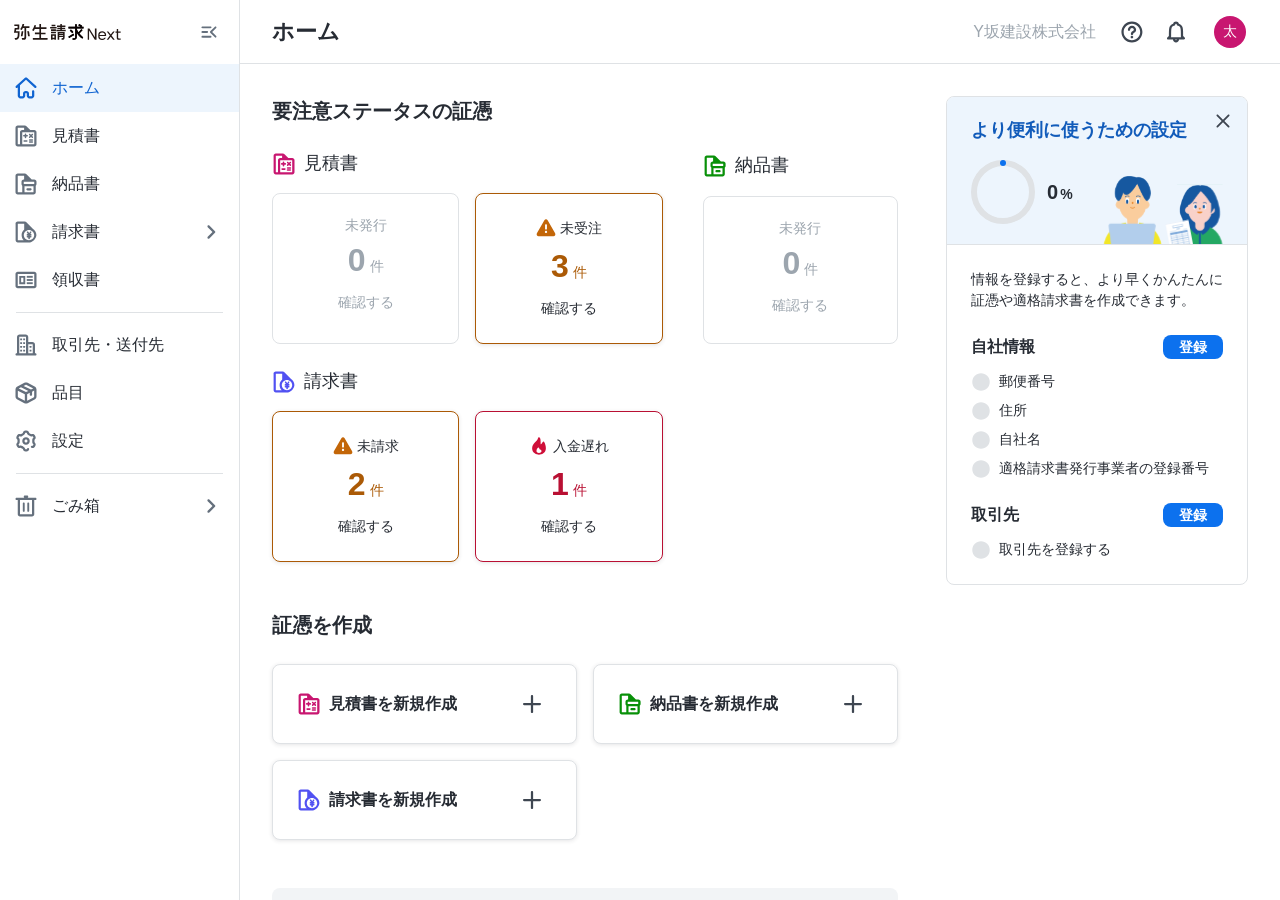
<file: index.html>
<!DOCTYPE html><html lang="ja"><head><meta charset="UTF-8"/><meta name="viewport" content="width=device-width,initial-scale=1.0"/>  
<script src="components/set-app-base.js"></script>  
<title>ホーム - 弥生 請求書 Next</title>  
<link rel="stylesheet" href="styles.css"/>  
<script src="icons.js"></script>  
<script src="render.js"></script>  
<script src="layout-toggle.js"></script>  
<script src="side-nav-cascade.js"></script>  
</head>  
<body>  
<div class="L">  
<!-- Content -->  
<div class="Ld">  
<!-- Banner -->  
<div class="Bn" style="margin:32px 32px 0" hidden>  
<div class="mw"><div class="mi"><span style="flex-shrink:0;margin-top:2px;color:var(--r6)"><i data-icon="exclamation.square.filled" data-size="20"></i></span><span>メール送信に失敗した証憑が3件あります。</span></div></div>  
<div class="bw"><button class="ob">メール送信履歴を確認</button></div>  
</div>  
<!-- Home 2-column -->  
<div class="H">  
<!-- Left -->  
<div class="Hl">  
<!-- Maintenance -->  
<div class="Im" hidden><div class="mw"><div class="mi"><span style="flex-shrink:0;margin-top:4px;color:var(--o6)"><i data-icon="exclamation.triangle" data-size="20"></i></span><p>システムメンテナンスのお知らせ（実施日時：2026年03月28日(土) 02:00～08:00）</p></div></div><div class="bw"><button class="sb">詳細</button></div></div>  
<!-- 要注意ステータスの証憑（AttentionDocuments / container query） -->  
<div><h2 class="Sh">要注意ステータスの証憑</h2>  
<div class="attention-documents-cq">  
<div class="attention-documents-grid">  
<div class="attention-documents-group attention-documents-group--2col">  
<h2 class="attention-documents-heading"><span style="flex-shrink:0"><i data-icon="estimate" data-size="24" data-icon-src="img/estimates_outline_color.svg"></i></span>見積書</h2>  
<div class="attention-card attention-card--disabled" aria-label="未発行の見積書はありません"><span class="attention-card__label">未発行</span><span class="attention-card__count"><span class="attention-card__num">0</span><span class="attention-card__unit">件</span></span><span class="attention-card__cta">確認する</span></div>  
<a href="#" class="attention-card attention-card--notice" aria-label="未受注の見積書3件を確認する" data-pendo="attention-document-link-estimate-expired"><span class="attention-card__label"><span style="color:var(--o6)"><i data-icon="exclamation.triangle.filled" data-size="20"></i></span>未受注</span><span class="attention-card__count"><span class="attention-card__num">3</span><span class="attention-card__unit">件</span></span><span class="attention-card__cta">確認する</span></a>  
</div>  
<div class="attention-documents-group attention-documents-group--1col">  
<h2 class="attention-documents-heading"><span style="flex-shrink:0"><i data-icon="delivery-note" data-size="24" data-icon-src="img/delivery_slips_color.svg"></i></span>納品書</h2>  
<div class="attention-card attention-card--disabled" aria-label="未発行の納品書はありません"><span class="attention-card__label">未発行</span><span class="attention-card__count"><span class="attention-card__num">0</span><span class="attention-card__unit">件</span></span><span class="attention-card__cta">確認する</span></div>  
</div>  
<div class="attention-documents-group attention-documents-group--2col">  
<h2 class="attention-documents-heading"><span style="flex-shrink:0"><i data-icon="invoice" data-size="24" data-icon-src="img/invoices_color.svg"></i></span>請求書</h2>  
<a href="invoice/invoice-list.html?needingAttentionStatus=UNBILLED" class="attention-card attention-card--notice" aria-label="未請求の請求書2件を確認する" data-pendo="attention-document-link-invoice-unbilled"><span class="attention-card__label"><span style="color:var(--o6)"><i data-icon="exclamation.triangle.filled" data-size="20"></i></span>未請求</span><span class="attention-card__count"><span class="attention-card__num">2</span><span class="attention-card__unit">件</span></span><span class="attention-card__cta">確認する</span></a>  
<a href="invoice/invoice-list.html?needingAttentionStatus=OVERDUE" class="attention-card attention-card--negative" aria-label="入金遅れの請求書1件を確認する" data-pendo="attention-document-link-invoice-overdue"><span class="attention-card__label"><span style="color:var(--r6)"><i data-icon="fire.filled" data-size="20"></i></span>入金遅れ</span><span class="attention-card__count"><span class="attention-card__num">1</span><span class="attention-card__unit">件</span></span><span class="attention-card__cta">確認する</span></a>  
</div>  
</div>  
</div>  
</div>  
<!-- 証憑を作成（NewVoucherCards / container query） -->  
<div><h2 class="Sh">証憑を作成</h2>  
<div class="new-voucher-cards-cq">  
<div class="new-voucher-cards-grid">  
<a href="#" class="new-voucher-card new-voucher-card--estimate" data-pendo="new-voucher-link-estimate"><span class="new-voucher-card__icon"><i data-icon="estimate" data-size="24" data-icon-src="img/estimates_outline_color.svg"></i></span><div class="new-voucher-card__label">見積書を新規作成</div><span class="new-voucher-card__plus" aria-hidden="true"><svg height="24" width="24" role="img" viewBox="0 0 32 32" xmlns="http://www.w3.org/2000/svg"><title>追加</title><path fill="currentColor" d="M14.5 26.5C14.5 27.3284 15.1716 28 16 28C16.8284 28 17.5 27.3284 17.5 26.5V17.5H26.5C27.3284 17.5 28 16.8284 28 16C28 15.1716 27.3284 14.5 26.5 14.5H17.5V5.5C17.5 4.67157 16.8284 4 16 4C15.1716 4 14.5 4.67157 14.5 5.5V14.5H5.5C4.67157 14.5 4 15.1716 4 16C4 16.8284 4.67157 17.5 5.5 17.5H14.5V26.5Z"/></svg></span></a>  
<a href="#" class="new-voucher-card new-voucher-card--delivery" data-pendo="new-voucher-link-delivery-note"><span class="new-voucher-card__icon"><i data-icon="delivery-note" data-size="24" data-icon-src="img/delivery_slips_color.svg"></i></span><div class="new-voucher-card__label">納品書を新規作成</div><span class="new-voucher-card__plus" aria-hidden="true"><svg height="24" width="24" role="img" viewBox="0 0 32 32" xmlns="http://www.w3.org/2000/svg"><title>追加</title><path fill="currentColor" d="M14.5 26.5C14.5 27.3284 15.1716 28 16 28C16.8284 28 17.5 27.3284 17.5 26.5V17.5H26.5C27.3284 17.5 28 16.8284 28 16C28 15.1716 27.3284 14.5 26.5 14.5H17.5V5.5C17.5 4.67157 16.8284 4 16 4C15.1716 4 14.5 4.67157 14.5 5.5V14.5H5.5C4.67157 14.5 4 15.1716 4 16C4 16.8284 4.67157 17.5 5.5 17.5H14.5V26.5Z"/></svg></span></a>  
<a href="invoice/create.html" class="new-voucher-card new-voucher-card--invoice" data-pendo="new-voucher-link-invoice"><span class="new-voucher-card__icon"><i data-icon="invoice" data-size="24" data-icon-src="img/invoices_color.svg"></i></span><div class="new-voucher-card__label">請求書を新規作成</div><span class="new-voucher-card__plus" aria-hidden="true"><svg height="24" width="24" role="img" viewBox="0 0 32 32" xmlns="http://www.w3.org/2000/svg"><title>追加</title><path fill="currentColor" d="M14.5 26.5C14.5 27.3284 15.1716 28 16 28C16.8284 28 17.5 27.3284 17.5 26.5V17.5H26.5C27.3284 17.5 28 16.8284 28 16C28 15.1716 27.3284 14.5 26.5 14.5H17.5V5.5C17.5 4.67157 16.8284 4 16 4C15.1716 4 14.5 4.67157 14.5 5.5V14.5H5.5C4.67157 14.5 4 15.1716 4 16C4 16.8284 4.67157 17.5 5.5 17.5H14.5V26.5Z"/></svg></span></a>  
</div>  
</div>  
</div>  
<!-- よく使う取引先・送付先から作成（CreateFromClientSection） -->  
<div class="create-from-client-cq">  
<div class="create-from-client-title">よく使う取引先・送付先から作成</div>  
<div class="create-from-client-grid">  
<div class="create-from-client-card">  
<h3 class="create-from-client-card__main" aria-label="株式会社サンプル商事 営業部 田中太郎"><div class="create-from-client-card__name" title="株式会社サンプル商事">株式会社サンプル商事</div><div class="create-from-client-card__sub"><span class="create-from-client-card__sub-icon" aria-hidden="true"><i data-icon="people" data-size="16"></i></span><span class="create-from-client-card__sub-text" title="営業部 田中太郎">営業部 田中太郎</span></div></h3>  
<div class="create-from-client-card__actions">  
<a href="#" role="button" class="create-from-client-card__action" aria-label="株式会社サンプル商事 営業部 田中太郎 宛に見積書を作成" data-pendo="link-estimate-create-from-client"><i data-icon="estimate" data-size="20"></i></a>  
<a href="#" role="button" class="create-from-client-card__action" aria-label="株式会社サンプル商事 営業部 田中太郎 宛に納品書を作成" data-pendo="link-delivery-note-create-from-client"><i data-icon="delivery-note" data-size="20"></i></a>  
<a href="invoice/invoice-list.html" role="button" class="create-from-client-card__action" aria-label="株式会社サンプル商事 営業部 田中太郎 宛に請求書を作成" data-pendo="link-invoice-create-from-client"><i data-icon="invoice" data-size="20"></i></a>  
</div>  
</div>  
<div class="create-from-client-card">  
<h3 class="create-from-client-card__main" aria-label="テスト工業株式会社"><div class="create-from-client-card__name" title="テスト工業株式会社">テスト工業株式会社</div><div class="create-from-client-card__sub"><span class="create-from-client-card__sub-text" title="—">—</span></div></h3>  
<div class="create-from-client-card__actions">  
<a href="#" role="button" class="create-from-client-card__action" aria-label="テスト工業株式会社 宛に見積書を作成" data-pendo="link-estimate-create-from-client"><i data-icon="estimate" data-size="20"></i></a>  
<a href="#" role="button" class="create-from-client-card__action" aria-label="テスト工業株式会社 宛に納品書を作成" data-pendo="link-delivery-note-create-from-client"><i data-icon="delivery-note" data-size="20"></i></a>  
<a href="invoice/invoice-list.html" role="button" class="create-from-client-card__action" aria-label="テスト工業株式会社 宛に請求書を作成" data-pendo="link-invoice-create-from-client"><i data-icon="invoice" data-size="20"></i></a>  
</div>  
</div>  
<div class="create-from-client-card">  
<h3 class="create-from-client-card__main" aria-label="ABC株式会社 経理部 鈴木花子"><div class="create-from-client-card__name" title="ABC株式会社">ABC株式会社</div><div class="create-from-client-card__sub"><span class="create-from-client-card__sub-icon" aria-hidden="true"><i data-icon="people" data-size="16"></i></span><span class="create-from-client-card__sub-text" title="経理部 鈴木花子">経理部 鈴木花子</span></div></h3>  
<div class="create-from-client-card__actions">  
<a href="#" role="button" class="create-from-client-card__action" aria-label="ABC株式会社 経理部 鈴木花子 宛に見積書を作成" data-pendo="link-estimate-create-from-client"><i data-icon="estimate" data-size="20"></i></a>  
<a href="#" role="button" class="create-from-client-card__action" aria-label="ABC株式会社 経理部 鈴木花子 宛に納品書を作成" data-pendo="link-delivery-note-create-from-client"><i data-icon="delivery-note" data-size="20"></i></a>  
<a href="invoice/invoice-list.html" role="button" class="create-from-client-card__action" aria-label="ABC株式会社 経理部 鈴木花子 宛に請求書を作成" data-pendo="link-invoice-create-from-client"><i data-icon="invoice" data-size="20"></i></a>  
</div>  
</div>  
</div>  
<a href="#" role="button" class="outline-btn-hover" data-pendo="link-client-index">すべての取引先・送付先を見る</a>  
</div>  
</div>  
<!-- Right: より便利に使うための設定ウィジェット -->  
<div>  
<div class="user-achievement-widget">  
<button type="button" class="user-achievement-widget__close" aria-label="閉じる" data-pendo="user-achievement-close"><span class="user-achievement-widget__close-inner"><svg height="20" width="20" role="img" viewBox="0 0 32 32" xmlns="http://www.w3.org/2000/svg" aria-hidden="true"><path fill="currentColor" d="M5.93934 23.9393C5.35355 24.5251 5.35355 25.4749 5.93934 26.0607C6.52513 26.6464 7.47487 26.6464 8.06066 26.0607L16 18.1213L23.9394 26.0607C24.5251 26.6465 25.4749 26.6465 26.0607 26.0607C26.6465 25.4749 26.6465 24.5251 26.0607 23.9394L18.1213 16L26.0607 8.06066C26.6464 7.47487 26.6464 6.52513 26.0607 5.93934C25.4749 5.35355 24.5251 5.35355 23.9393 5.93934L16 13.8787L8.06068 5.93936C7.47489 5.35357 6.52514 5.35357 5.93936 5.93936C5.35357 6.52514 5.35357 7.47489 5.93936 8.06068L13.8787 16L5.93934 23.9393Z"/></svg></span></button>  
<div class="user-achievement-widget__top">  
<h2 class="user-achievement-widget__title">より便利に使うための設定</h2>  
<div class="user-achievement-widget__progress">  
<div class="user-achievement-widget__progress-main">  
<div class="user-achievement-widget__donut"><svg xmlns="http://www.w3.org/2000/svg" width="64" height="64" viewBox="0 0 64 64" fill="none" style="transform:rotate(-90deg)" aria-hidden="true"><circle cx="32" cy="32" r="29" stroke-width="6" stroke="var(--g2)" fill="none"/><circle cx="32" cy="32" r="29" stroke-width="6" stroke="var(--bl)" fill="none" stroke-dasharray="0 182.212373908208" stroke-linecap="round"/></svg></div>  
<div class="user-achievement-widget__pct"><span class="user-achievement-widget__pct-num">0</span><span class="user-achievement-widget__pct-unit">%</span></div>  
</div>  
<div class="user-achievement-widget__progress-illust" aria-hidden="true"><img src="img/home_illust.svg" alt="" width="136" height="77" decoding="async"/></div>  
</div>  
</div>  
<hr class="user-achievement-widget__hr" />  
<div class="user-achievement-widget__body">  
<p>情報を登録すると、より早くかんたんに証憑や適格請求書を作成できます。</p>  
<div class="user-achievement-widget__section">  
<h3>自社情報</h3>  
<div class="user-achievement-widget__register"><a href="/settings/own-company" role="button" class="user-achievement-widget__register-link" aria-label="自社情報を登録" data-pendo="user-achievement-link-own-company"><span>登録</span></a></div>  
<ul class="user-achievement-widget__list">  
<li aria-label="達成リスト 郵便番号を登録する"><svg height="20" width="20" role="img" viewBox="0 0 32 32" xmlns="http://www.w3.org/2000/svg" aria-hidden="true"><path fill="currentColor" d="M2 16C2 8.26801 8.26801 2 16 2C23.732 2 30 8.26801 30 16C30 23.732 23.732 30 16 30C8.26801 30 2 23.732 2 16Z"/></svg>郵便番号</li>  
<li aria-label="達成リスト 住所を登録する"><svg height="20" width="20" role="img" viewBox="0 0 32 32" xmlns="http://www.w3.org/2000/svg" aria-hidden="true"><path fill="currentColor" d="M2 16C2 8.26801 8.26801 2 16 2C23.732 2 30 8.26801 30 16C30 23.732 23.732 30 16 30C8.26801 30 2 23.732 2 16Z"/></svg>住所</li>  
<li aria-label="達成リスト 自社名を登録する"><svg height="20" width="20" role="img" viewBox="0 0 32 32" xmlns="http://www.w3.org/2000/svg" aria-hidden="true"><path fill="currentColor" d="M2 16C2 8.26801 8.26801 2 16 2C23.732 2 30 8.26801 30 16C30 23.732 23.732 30 16 30C8.26801 30 2 23.732 2 16Z"/></svg>自社名</li>  
<li aria-label="達成リスト 適格請求書発行事業者の登録番号を登録する"><svg height="20" width="20" role="img" viewBox="0 0 32 32" xmlns="http://www.w3.org/2000/svg" aria-hidden="true"><path fill="currentColor" d="M2 16C2 8.26801 8.26801 2 16 2C23.732 2 30 8.26801 30 16C30 23.732 23.732 30 16 30C8.26801 30 2 23.732 2 16Z"/></svg>適格請求書発行事業者の登録番号</li>  
</ul>  
</div>  
<div class="user-achievement-widget__section">  
<h3>取引先</h3>  
<div class="user-achievement-widget__register"><a href="/delivery-destination" role="button" class="user-achievement-widget__register-link" aria-label="取引先を登録" data-pendo="user-achievement-link-client"><span>登録</span></a></div>  
<ul class="user-achievement-widget__list">  
<li aria-label="達成リスト 取引先を登録する"><svg height="20" width="20" role="img" viewBox="0 0 32 32" xmlns="http://www.w3.org/2000/svg" aria-hidden="true"><path fill="currentColor" d="M2 16C2 8.26801 8.26801 2 16 2C23.732 2 30 8.26801 30 16C30 23.732 23.732 30 16 30C8.26801 30 2 23.732 2 16Z"/></svg>取引先を登録する</li>  
</ul>  
</div>  
</div>  
</div>  
</div>  
</div>  
</div>  
</div>  
<script src="components/layout-components.js"></script>  
<script>  
AppLayout.mount({ preset: 'root', pageTitle: 'ホーム', activeNav: 'home' });  
</script>  
</body></html>
</file>
<file: styles.css>
:root{--w:#FFF;--g1:#F2F4F6;--g2:#DFE2E5;--g5:#9CA5AE;--g6:#8D96A1;--g7:#65707D;--g8:#3E4651;--g9:#272C34;  
--shadow-200:0 4px 16px rgba(39,44,52,.12);  
--b5:#EDF5FD;--b4:#1F7AF4;--bl:#0C71EE;--b6:#1064D1;--b7:#115BBA;  
--gn5:#E1FAEE;--gn:#129D58;--gn7:#0E7843;  
--o5:#FFF2E4;--or:#E4780B;--o6:#C36608;--o7:#AB5A06;  
--r5:#FDF1F4;--re:#EA0A3F;--r6:#CF0F39;--r7:#B91033;  
--mg:#C81670;--lm:#089008;--ig:#5151F2;  
--color-divider-small:var(--g2);--color-bg:var(--w);  
--spacing-100:4px;--spacing-400:16px;--spacing-800:32px;  
--font-size-heading-1:2.2rem;--font-size-body-md:1.6rem;  
--color-icon-secondary:var(--g5);--color-bg-interactive-secondary:var(--g7);--color-magenta-700:var(--mg)}  
html{font-size:62.5%}  
body{font-size:1.6rem;font-family:-apple-system,BlinkMacSystemFont,"Segoe UI",Roboto,"Hiragino Sans","Noto Sans CJK JP",sans-serif;color:var(--g9);margin:0;line-height:1.7}  
*,*::before,*::after{box-sizing:border-box;margin:0;padding:0}  
a{color:inherit;text-decoration:none}ul{list-style:none}hr{border:none}button{font-family:inherit}  
  
/* App Layout（AppLayout 全体グリッド） */  
.L{  
  display:grid;  
  width:100dvw;  
  height:100dvh;  
  transition:grid-template 0.2s ease;  
  grid-template:  
    "side-logo main-nav" 64px  
    "side-nav main-content" 1fr / 240px 1fr;  
}  
.L--side-collapsed{  
  grid-template:  
    "side-logo main-nav" 64px  
    "side-nav main-content" 1fr / 64px 1fr;  
}  
.La{grid-area:side-logo;overflow:hidden;border-right:1px solid var(--g2);background:var(--w)}  
.La-row{display:flex;align-items:center;justify-content:space-between;height:100%;padding:0 14px}  
.L--side-collapsed .La-row{justify-content:center;padding-inline:8px}  
.L--side-collapsed .La-row>a{display:none}  
.La-row>a{display:flex;align-items:center}  
.La svg,.La img{display:block;flex-shrink:0}  
.La-collapse{  
  display:inline-flex;justify-content:center;align-items:center;width:32px;height:32px;  
  padding:0;border:none;border-radius:8px;background:transparent;cursor:pointer;color:var(--g7);flex-shrink:0;  
}  
.La-collapse:focus-visible{outline:2px solid var(--bl);outline-offset:2px}  
.La-collapse__icon{  
  display:block;  
  width:20px;  
  height:20px;  
  object-fit:contain;  
  flex-shrink:0;  
  pointer-events:none;  
}  
.Lc{  
  grid-area:side-nav;  
  border-right:1px solid var(--g2);  
  background:var(--w);  
  position:relative;  
  z-index:20;  
  overflow:visible;  
  min-height:0;  
  align-self:stretch;  
}  
.Lc>nav{display:flex;flex-direction:column}  
.Lb{grid-area:main-nav;overflow:hidden;border-bottom:1px solid var(--color-divider-small);background:var(--color-bg);position:relative;z-index:30}  
.Ld{grid-area:main-content;overflow-y:auto;font-size:1.6rem;line-height:1.7;position:relative;z-index:1;min-width:0;min-height:0}  
  
/* SideNav（参照: ラベル列＋カスケード） */  
.sn-link{display:block;outline:none;color:inherit;text-decoration:none}  
.sn-link:focus{outline:none}  
.sn-link:focus-visible .sn-item{box-shadow:inset 0 0 0 2px var(--bl)}  
.sn-item{  
  display:flex;align-items:center;height:48px;white-space:nowrap;transition:background .2s ease,color .2s ease;  
  background:var(--w);color:var(--g9);cursor:pointer;  
}  
.sn-link:hover .sn-item{background:var(--g1)}  
.sn-item--sel{background:var(--b5);color:var(--b6)}  
.sn-link:hover .sn-item--sel{background:var(--b5)}  
.sn-icon{flex:0 0 52px;display:flex;justify-content:center;align-items:center;color:var(--g7)}  
.sn-item--sel .sn-icon{color:var(--b6)}  
.sn-label{transition:opacity .2s ease}  
.sn-hr{border:none;height:1px;background:var(--g2);margin:8px 16px;flex-shrink:0}  
.sn-cascade.group{position:relative;z-index:1;outline:none;transition:background .2s ease,color .2s ease}  
.sn-cascade.group:hover,.sn-cascade.group:focus-within{z-index:40}  
.sn-cascade.group:focus-visible{outline:2px solid var(--bl);outline-offset:-2px}  
.sn-cascade__row{  
  display:flex;align-items:center;height:48px;white-space:nowrap;transition:background .2s ease,color .2s ease;  
  background:var(--w);color:var(--g9);cursor:default;  
}  
.sn-cascade__row .sn-icon{transition:inherit}  
.sn-cascade.group:hover .sn-cascade__row,.sn-cascade.group:focus-within .sn-cascade__row{background:var(--g1);color:var(--g9)}  
.sn-cascade--sel .sn-cascade__row{background:var(--b5);color:var(--b6)}  
.sn-cascade--sel .sn-icon{color:var(--b6)}  
.sn-cascade--sel.group:hover .sn-cascade__row,.sn-cascade--sel.group:focus-within .sn-cascade__row{background:var(--g1);color:var(--g9)}  
.sn-cascade--sel.group:hover .sn-icon,.sn-cascade--sel.group:focus-within .sn-icon{color:var(--g7)}  
.sn-cascade__arrow{  
  position:absolute;top:calc(50% - 12px);right:16px;color:var(--g7);pointer-events:none;transition:opacity .2s ease;flex-shrink:0;  
}  
.sn-cascade--sel:not(:hover):not(:focus-within) .sn-cascade__arrow{color:var(--b6)}  
.sn-cascade--sel.group:hover .sn-cascade__arrow,.sn-cascade--sel.group:focus-within .sn-cascade__arrow{color:var(--g7)}  
.sn-cascade__panel{  
  position:absolute;top:0;left:239px;width:180px;z-index:1;opacity:0;pointer-events:none;  
  border-radius:8px;background:var(--w);color:var(--g9);  
  isolation:isolate;  
}  
.sn-cascade.group:hover .sn-cascade__panel,.sn-cascade.group:focus-within .sn-cascade__panel{opacity:1;pointer-events:auto}  
.sn-cascade__card{  
  overflow:hidden;border-radius:8px;background:var(--w);color:var(--g9);  
  box-shadow:var(--shadow-200);  
}  
.sn-menu{margin:8px 0;outline:none;overflow:auto;overscroll-behavior:contain}  
.sn-menuitem{  
  display:flex;align-items:center;gap:8px;position:relative;width:100%;height:32px;padding:0 16px;  
  background:var(--w);white-space:nowrap;cursor:pointer;outline:none;box-sizing:border-box;  
  font-size:1.6rem;font-weight:normal;color:var(--g7);text-decoration:none;  
  transition:color .2s ease,background-color .2s ease;  
}  
.sn-menuitem:hover{background:#B8D6FA}  
.sn-menuitem:focus-visible{outline:2px solid var(--bl);outline-offset:-2px}  
.sn-menuitem span{flex:1;text-align:left;overflow:hidden;text-overflow:ellipsis;font-weight:normal;color:var(--g9)}  
  
/* サイドナビ折りたたみ（アイコンのみ） */  
.L--side-collapsed .sn-label,.L--side-collapsed .sn-hr{display:none}  
.L--side-collapsed .sn-icon{flex:1 1 auto;justify-content:center}  
.L--side-collapsed .sn-link .sn-item,.L--side-collapsed .sn-cascade__row{justify-content:center;padding-inline:0}  
.L--side-collapsed .sn-cascade__arrow{display:none}  
.L--side-collapsed .sn-cascade__panel{left:calc(100% - 1px)}  
  
/* TopNav（main-nav ラッパー + header 参照構成） */  
.Tv{display:flex;justify-content:space-between;align-items:center;height:100%;background:var(--color-bg)}  
.Tt{  
  flex:1;min-width:0;margin:0;padding-left:var(--spacing-800);  
  font-size:var(--font-size-heading-1);font-weight:bold;line-height:1.5;  
  white-space:nowrap;overflow:hidden;text-overflow:ellipsis;  
}  
.Tr{display:flex;align-items:center;flex-shrink:0;padding-inline:var(--spacing-800)}  
.Tc{font-size:var(--font-size-body-md);color:var(--color-icon-secondary);white-space:nowrap}  
.Tn-ico{display:flex;gap:var(--spacing-100);padding-inline:var(--spacing-400);align-items:center}  
.Tib{  
  flex-shrink:0;width:40px;height:40px;padding:0;border:none;border-radius:8px;  
  background:transparent;color:var(--color-bg-interactive-secondary);cursor:pointer;  
  display:inline-flex;flex-direction:row;justify-content:center;align-items:center;  
  font-weight:bold;vertical-align:bottom;  
  transition:color .2s ease,background .2s ease,box-shadow .1s ease-in-out;  
}  
.Tib:hover{background:#B8D6FA}  
.Tib:focus-visible{outline:2px solid var(--bl);outline-offset:2px}  
.Tib__in{display:flex}  
.Tav{  
  display:inline-flex;position:relative;flex-shrink:0;justify-content:center;align-items:center;  
  width:36px;height:36px;padding:0;border-radius:50%;cursor:pointer;  
  vertical-align:top;border:none;background:transparent;  
  transition:background .2s ease,color .2s ease,box-shadow .1s ease-in-out;  
}  
.Tav:hover{background:#B8D6FA}  
.Tav:focus-visible{outline:2px solid var(--bl);outline-offset:2px}  
.Tav__ring{display:block;position:absolute;border-radius:50%;inset:-2px;pointer-events:none}  
.Tav:focus-visible .Tav__ring{box-shadow:0 0 0 2px var(--g2)}  
.Tav__shell{  
  display:inline-flex;vertical-align:top;border-radius:50%;overflow:hidden;  
  width:32px;height:32px;font-size:1.4rem;  
}  
.Tav__face{  
  display:inline-flex;justify-content:center;align-items:center;flex-shrink:0;  
  width:100%;height:100%;text-align:center;text-transform:uppercase;  
  color:var(--w);background:var(--color-magenta-700);  
}  
  
/* Home Layout */  
.H{display:grid;gap:48px;min-width:904px;padding:32px;grid-template-columns:1fr 302px}  
.Hl{display:flex;flex-direction:column;gap:48px}  
.Sh{margin-bottom:24px;font-size:2rem;line-height:1.5}  
  
/* Banner (negative) */  
.Bn[hidden],.Im[hidden]{display:none!important}
.Bn{display:flex;align-items:stretch;gap:16px;padding:8px 16px;background:var(--r5)}  
.Bn .mw{display:flex;align-items:center;gap:8px;font-weight:bold}  
.Bn .mi{display:flex;align-items:flex-start;gap:8px;padding:4px 0}  
.Bn .bw{display:flex;align-items:center;margin-left:auto}  
.ob{padding:8px 16px;border-radius:8px;border:none;background:transparent;box-shadow:inset 0 0 0 2px var(--g8);color:var(--g8);font-size:1.6rem;font-weight:bold;cursor:pointer;white-space:nowrap;min-width:64px;height:32px;display:inline-flex;align-items:center;justify-content:center}  
.ob:hover{background:var(--g8);color:var(--w)}  
.sb{padding:4px 12px;border-radius:8px;border:none;background:transparent;box-shadow:inset 0 0 0 2px var(--g8);color:var(--g8);font-size:1.4rem;font-weight:bold;cursor:pointer;white-space:nowrap;height:24px;display:inline-flex;align-items:center;justify-content:center}  
.sb:hover{background:var(--g8);color:var(--w)}  
  
/* InlineMessage (notice) */  
.Im{display:flex;align-items:stretch;gap:16px;padding:12px 8px 12px 16px;border:1px solid var(--or);background:var(--w)}  
.Im .mw{display:flex;align-items:center}  
.Im .mi{display:flex;align-items:flex-start;gap:8px;font-size:1.6rem;line-height:1.7}  
.Im .bw{display:flex;align-items:center;margin-left:auto}  
  
/* Attention Documents（要注意ステータスの証憑）— container query: 既定 2fr 1fr / 900px↑ で 2fr 1fr 2fr */  
.attention-documents-cq{container-type:inline-size;container-name:attention-documents}  
.attention-documents-grid{  
  display:grid;  
  column-gap:40px;  
  row-gap:24px;  
  grid-template-columns:2fr 1fr;  
}  
@container attention-documents (min-width:900px){  
  .attention-documents-grid{grid-template-columns:2fr 1fr 2fr}  
}  
.attention-documents-group{display:grid;gap:16px}  
.attention-documents-group--2col{grid-template-columns:1fr 1fr}  
.attention-documents-group--1col{grid-template-columns:1fr}  
.attention-documents-heading{  
  grid-column:1/-1;  
  display:flex;  
  align-items:center;  
  gap:8px;  
  font-size:1.8rem;  
  line-height:1.5;  
  font-weight:normal;  
  margin:0;  
  color:var(--g9);  
}  
.attention-documents-heading svg{flex-shrink:0;display:block;color:currentColor}  

.attention-card{  
  display:flex;  
  flex-direction:column;  
  align-items:center;  
  padding-block:24px;  
  padding-inline:12px;  
  border-radius:8px;  
  background:var(--w);  
  border:1px solid var(--g2);  
  text-align:center;  
  box-sizing:border-box;  
  transition:box-shadow .15s ease;  
}  
.attention-card__label{  
  display:flex;  
  align-items:center;  
  justify-content:center;  
  gap:4px;  
  margin-bottom:12px;  
  font-size:1.4rem;  
  line-height:1;  
}  
.attention-card__count{  
  display:flex;  
  align-items:baseline;  
  justify-content:center;  
  gap:4px;  
  margin-bottom:16px;  
  line-height:1;  
}  
.attention-card__num{font-size:3.2rem;font-weight:bold;line-height:1}  
.attention-card__unit{font-size:1.4rem;line-height:1}  
.attention-card__cta{font-size:1.4rem;line-height:1.5}  

.attention-card--disabled{  
  color:var(--g5);  
  border-color:var(--g2);  
  cursor:default;  
  pointer-events:none;  
}  
.attention-card--disabled .attention-card__num,  
.attention-card--disabled .attention-card__unit{color:var(--g5)}  

a.attention-card{cursor:pointer;text-decoration:none;color:inherit}  
a.attention-card:hover{box-shadow:0 1px 4px rgba(39,44,52,.12)}  
a.attention-card:focus-visible{outline:2px solid var(--bl);outline-offset:2px}  

.attention-card--notice{  
  border-color:var(--o7);  
  box-shadow:0 1px 4px rgba(39,44,52,.12);  
  color:var(--o7);  
}  
.attention-card--notice .attention-card__num,  
.attention-card--notice .attention-card__unit{color:var(--o7)}  
.attention-card--notice .attention-card__cta{color:var(--g9)}  

.attention-card--negative{  
  border-color:var(--r7);  
  box-shadow:0 1px 4px rgba(39,44,52,.12);  
  color:var(--r7);  
}  
.attention-card--negative .attention-card__num,  
.attention-card--negative .attention-card__unit{color:var(--r7)}  
.attention-card--negative .attention-card__cta{color:var(--g9)}  
  
/* NewVoucherCards（証憑を作成）— container: 2列 / 900px↑ 3列 */  
.new-voucher-cards-cq{container-type:inline-size;container-name:new-voucher-cards}  
.new-voucher-cards-grid{  
  display:grid;  
  grid-template-columns:1fr 1fr;  
  gap:16px;  
}  
@container new-voucher-cards (min-width:900px){  
  .new-voucher-cards-grid{grid-template-columns:1fr 1fr 1fr}  
}  
.new-voucher-card{  
  cursor:pointer;  
  border-radius:8px;  
  background:var(--w);  
  border:1px solid var(--g2);  
  box-shadow:0 1px 4px rgba(39,44,52,.12);  
  height:80px;  
  display:grid;  
  grid-template-columns:24px 1fr 40px;  
  align-items:center;  
  gap:8px;  
  padding-inline:24px;  
  font-size:1.6rem;  
  font-weight:bold;  
  line-height:1.5;  
  text-decoration:none;  
  color:inherit;  
  box-sizing:border-box;  
  transition:box-shadow .15s ease;  
}  
.new-voucher-card:hover{box-shadow:0 2px 8px rgba(39,44,52,.16)}  
.new-voucher-card:focus-visible{outline:2px solid var(--bl);outline-offset:2px}  
.new-voucher-card__icon{  
  display:flex;  
  align-items:center;  
  justify-content:center;  
  width:24px;  
  height:24px;  
  flex-shrink:0;  
}  
.new-voucher-card--estimate .new-voucher-card__icon{color:var(--mg)}  
.new-voucher-card--delivery .new-voucher-card__icon{color:var(--lm)}  
.new-voucher-card--invoice .new-voucher-card__icon{color:var(--ig)}  
.new-voucher-card__label{min-width:0;text-align:left}  
.new-voucher-card__plus{  
  width:40px;  
  height:40px;  
  display:grid;  
  place-items:center;  
  color:var(--g8);  
}  
.new-voucher-card__plus svg{display:block}  
  
/* CreateFromClientSection（よく使う取引先・送付先から作成）— container query グリッド */  
.create-from-client-cq{  
  padding:32px;  
  background-color:var(--g1);  
  container-type:inline-size;  
  container-name:create-from-client;  
  border-radius:8px;  
}  
.create-from-client-title{  
  font-size:1.8rem;  
  font-weight:bold;  
  line-height:1.5;  
  color:var(--g9);  
}  
.create-from-client-grid{  
  margin-block:16px;  
  display:grid;  
  gap:8px;  
  grid-template-columns:1fr;  
}  
@container create-from-client (min-width:640px){  
  .create-from-client-grid{grid-template-columns:1fr 1fr}  
}  
@container create-from-client (min-width:960px){  
  .create-from-client-grid{grid-template-columns:1fr 1fr 1fr}  
}  
@container create-from-client (min-width:1280px){  
  .create-from-client-grid{grid-template-columns:1fr 1fr 1fr 1fr}  
}  

.create-from-client-card{  
  overflow:hidden;  
  height:80px;  
  display:grid;  
  grid-template-columns:minmax(0,1fr) 144px;  
  border:1px solid var(--g2);  
  border-radius:8px;  
  background:var(--w);  
  box-sizing:border-box;  
}  
.create-from-client-card__main{  
  margin:0;  
  padding:16px;  
  overflow:hidden;  
  overscroll-behavior:contain;  
  border-right:1px solid var(--g2);  
  box-sizing:border-box;  
  font-weight:normal;  
  min-width:0;  
}  
.create-from-client-card__name{  
  font-weight:700;  
  font-size:1.6rem;  
  line-height:1.3;  
  text-overflow:ellipsis;  
  overflow:hidden;  
  white-space:nowrap;  
  margin-bottom:4px;  
  color:var(--g9);  
}  
.create-from-client-card__sub{  
  display:flex;  
  gap:4px;  
  align-items:center;  
  min-width:0;  
}  
.create-from-client-card__sub .create-from-client-card__sub-icon{  
  flex-shrink:0;  
  align-self:flex-start;  
  margin-top:2px;  
  color:var(--g7);  
  display:flex;  
  align-items:center;  
}  
.create-from-client-card__sub .create-from-client-card__sub-text{  
  font-size:1.4rem;  
  line-height:1.4;  
  color:var(--g7);  
  text-overflow:ellipsis;  
  overflow:hidden;  
  white-space:nowrap;  
  min-width:0;  
}  
.create-from-client-card__actions{  
  margin-inline:16px;  
  align-content:center;  
  display:grid;  
  grid-template-columns:32px 32px 32px;  
  gap:8px;  
  justify-items:center;  
}  
.create-from-client-card__action{  
  display:grid;  
  place-items:center;  
  width:32px;  
  height:32px;  
  border-radius:6px;  
  color:var(--g7);  
  text-decoration:none;  
  box-sizing:border-box;  
  transition:background-color .1s ease;  
}  
.create-from-client-card__action:hover{background-color:var(--b5)}  
.create-from-client-card__action:focus-visible{outline:2px solid var(--bl);outline-offset:2px}  

/* アウトライン CTA（請求詳細の送付・編集ボタンと同系。アイコン無しでも使用可） */  
.outline-btn-hover{  
  display:inline-flex;  
  flex-direction:row;  
  justify-content:center;  
  align-items:center;  
  gap:8px;  
  box-sizing:border-box;  
  min-height:40px;  
  padding:0 16px 0 12px;  
  font-size:2.0rem;  
  font-weight:bold;  
  line-height:1.2;  
  border-radius:8px;  
  border:none;  
  cursor:pointer;  
  text-overflow:ellipsis;  
  overflow:hidden;  
  white-space:nowrap;  
  vertical-align:bottom;  
  color:var(--g8);  
  background:transparent;  
  box-shadow:inset 0 0 0 2px currentColor;  
  text-decoration:none;  
  font-family:inherit;  
  transition:color .2s ease,background .2s ease,box-shadow .1s ease-in-out;  
}  
.outline-btn-hover:hover,  
.outline-btn-hover:focus-visible{  
  background-color:var(--g8);  
  color:var(--w);  
  box-shadow:inset 0 0 0 2px var(--g8);  
}  
.outline-btn-hover:focus-visible{  
  outline:2px solid var(--bl);  
  outline-offset:2px;  
}  
.create-from-client-cq > .outline-btn-hover{  
  min-height:0;  
  padding:8px 16px;  
  font-size:1.6rem;  
  line-height:1.2;  
  white-space:normal;  
  overflow:visible;  
  text-overflow:clip;  
}  
  
/* より便利に使うための設定ウィジェット（UserAchievement / Card 300px） */  
.user-achievement-widget{  
  position:relative;  
  box-sizing:content-box;  
  width:300px;  
  background:var(--w);  
  overflow:hidden;  
  border-radius:8px;  
  border:1px solid var(--g2);  
}  
.user-achievement-widget__top{  
  position:relative;  
  padding:20px 24px;  
  padding-bottom:20px;  
  background-color:var(--b5);  
}  
.user-achievement-widget__title{  
  margin:0;  
  font-size:1.8rem;  
  font-weight:bold;  
  line-height:1.5;  
  color:var(--b7);  
}  
.user-achievement-widget__progress{  
  display:flex;  
  align-items:flex-end;  
  gap:8px 12px;  
  margin-top:16px;  
  min-width:0;  
  padding-right:min(132px,38%);  
}  
.user-achievement-widget__progress-main{  
  display:flex;  
  align-items:center;  
  gap:12px;  
  flex:1;  
  min-width:0;  
}  
.user-achievement-widget__pct{display:flex;align-items:baseline}  
.user-achievement-widget__progress-illust{  
  position:absolute;  
  right:24px;  
  bottom:0;  
  display:flex;  
  justify-content:flex-end;  
  align-items:flex-end;  
  width:min(136px,calc(100% - 48px));  
  max-width:40%;  
  pointer-events:none;  
}  
.user-achievement-widget__progress-illust img{  
  display:block;  
  width:auto;  
  height:auto;  
  max-width:100%;  
  max-height:91px;  
  object-fit:contain;  
  object-position:right bottom;  
}  
.user-achievement-widget__donut{  
  display:block;  
  position:relative;  
  width:64px;  
  height:64px;  
  border-radius:9999px;  
  flex:0 0 auto;  
}  
.user-achievement-widget__donut svg{display:block}  
.user-achievement-widget__pct-num{font-size:2rem;font-weight:bold;color:var(--g9)}  
.user-achievement-widget__pct-unit{margin-left:2px;font-size:1.4rem;font-weight:bold;color:var(--g9)}  
.user-achievement-widget__hr{height:0;border:none;border-top:1px solid var(--g2);margin:0}  
.user-achievement-widget__body{  
  display:flex;  
  flex-direction:column;  
  gap:24px;  
  padding:24px;  
  font-size:1.4rem;  
  line-height:1.5;  
  color:var(--g9);  
}  
.user-achievement-widget__body>p{margin:0}  
.user-achievement-widget__section{position:relative}  
.user-achievement-widget__section>h3{  
  margin:0;  
  font-size:1.6rem;  
  font-weight:bold;  
  line-height:1.5;  
  color:var(--g9);  
}  
.user-achievement-widget__register{position:absolute;top:0;right:0}  
.user-achievement-widget__register-link{  
  display:inline-flex;  
  justify-content:center;  
  align-items:center;  
  min-width:56px;  
  height:24px;  
  padding-inline:16px;  
  border-radius:8px;  
  font-size:1.4rem;  
  font-weight:bold;  
  color:var(--w);  
  background:var(--bl);  
  cursor:pointer;  
  text-decoration:none;  
  box-sizing:border-box;  
}  
.user-achievement-widget__register-link:hover{background:var(--b4)}  
.user-achievement-widget__register-link:focus-visible{outline:2px solid var(--bl);outline-offset:2px}  
.user-achievement-widget__list{  
  list-style:none;  
  margin:12px 0 0;  
  padding:0;  
  display:flex;  
  flex-direction:column;  
  gap:8px;  
}  
.user-achievement-widget__list>li{  
  display:flex;  
  gap:8px;  
  align-items:center;  
}  
.user-achievement-widget__list svg{flex-shrink:0;color:var(--g2)}  
.user-achievement-widget__close{  
  position:absolute;  
  top:8px;  
  right:8px;  
  z-index:2;  
  display:inline-flex;  
  justify-content:center;  
  align-items:center;  
  width:32px;  
  height:32px;  
  border-radius:8px;  
  border:none;  
  background:transparent;  
  cursor:pointer;  
  color:var(--g8);  
}  
.user-achievement-widget__close:hover{background:var(--g1)}  
.user-achievement-widget__close:focus-visible{outline:2px solid var(--bl);outline-offset:2px}  
.user-achievement-widget__close-inner{display:flex}  
.user-achievement-widget__close svg{display:inline-block}  
  
/* Invoice list (invoice/invoice-list.html) */  
.inv{background:var(--g1);min-height:100%}  
.inv .page{display:grid;grid-template-rows:auto auto 1fr auto;height:100%;gap:0}  
.inv .bn{margin:32px 32px 0;padding:12px 16px;border-radius:8px;display:flex;align-items:center;justify-content:space-between;gap:16px;font-size:1.4rem}  
.inv .bn-neg{background:var(--r5);border:1px solid var(--re);color:var(--r6)}  
.inv .bn-msg{display:flex;align-items:center;gap:8px}  
.inv .bn-btn{padding:4px 12px;border-radius:8px;border:1px solid var(--r6);background:var(--w);color:var(--r6);font-size:1.4rem;font-weight:bold;cursor:pointer;white-space:nowrap}  
.inv .tv{display:grid;grid-template-columns:repeat(3,1fr);grid-template-rows:repeat(2,1fr);gap:16px;margin:32px 32px 0}  
.inv .tv-create{grid-column-start:3;grid-row-start:1;justify-self:end}  
.inv .tv-cond{grid-row:span 2;grid-column-start:1;grid-row-start:1;display:flex;flex-direction:column;gap:16px}  
.inv .tv-hits{grid-column-start:3;grid-row-start:2;justify-self:end;align-self:end;font-size:1.4rem;color:var(--g6)}  
.inv .btn-primary{display:inline-flex;align-items:center;gap:8px;padding:8px 20px;border-radius:8px;border:none;background:var(--bl);color:var(--w);font-size:1.6rem;font-weight:bold;cursor:pointer;height:40px}  
.inv .btn-primary:hover{background:var(--b4)}  
.inv .fi{display:flex;flex-direction:column;gap:4px}  
.inv .fi-label{font-size:1.4rem;font-weight:bold;color:var(--g7)}  
.inv .sf{position:relative;width:480px}  
.inv .sf input{width:100%;height:40px;padding:0 40px 0 36px;border:1px solid var(--g2);border-radius:8px;font-size:1.4rem;background:var(--w);outline:none;transition:.2s}  
.inv .sf input:focus{border-color:var(--bl);box-shadow:0 0 0 2px rgba(12,113,238,.2)}  
.inv .sf input::placeholder{color:var(--g5)}  
.inv .sf-icon{position:absolute;left:10px;top:50%;transform:translateY(-50%);color:var(--g5)}  
.inv .sel{height:40px;padding:0 32px 0 12px;border:1px solid var(--g2);border-radius:8px;font-size:1.4rem;background:var(--w);appearance:none;background-image:url("data:image/svg+xml,%3Csvg width='10' height='6' viewBox='0 0 10 6' fill='none' xmlns='http://www.w3.org/2000/svg'%3E%3Cpath d='M1 1l4 4 4-4' stroke='%239CA5AE' stroke-width='1.5' stroke-linecap='round'/%3E%3C/svg%3E");background-repeat:no-repeat;background-position:right 12px center;cursor:pointer;outline:none}  
.inv .sel:focus{border-color:var(--bl);box-shadow:0 0 0 2px rgba(12,113,238,.2)}  
.inv table{width:100%;border-collapse:collapse;font-size:1.4rem}  
.inv thead{position:sticky;top:0;background:var(--w);z-index:10}  
.inv th{padding:8px 16px;text-align:left;font-weight:bold;font-size:1.2rem;color:var(--g6);border-bottom:2px solid var(--g2);white-space:nowrap}  
.inv td{padding:12px 16px;border-bottom:1px solid var(--g2);vertical-align:middle;background:var(--w)}  
.inv td.ar{text-align:right}  
.inv .tbl-wrap{margin:32px 32px 0;overflow:auto;flex:1}  
.inv .th-cl{display:inline-flex;align-items:center}  
.inv .th-dv{display:inline-block;width:1px;height:16px;background:var(--g2);margin:0 8px;vertical-align:middle}  
.inv .lk{color:var(--bl);text-decoration:none;font-weight:bold}  
.inv .lk:hover{text-decoration:underline}  
.inv .td-cl{display:flex;align-items:center;gap:8px;flex-wrap:wrap}  
.inv .td-dv{width:1px;align-self:stretch;background:var(--g2)}  
.inv .ic-neg{display:flex;align-items:center;gap:4px;font-size:1.2rem;color:var(--r6)}  
.inv .st{display:inline-flex;align-items:center;gap:4px;padding:2px 8px;border-radius:4px;border:none;font-size:1.2rem;font-weight:bold;cursor:pointer;white-space:nowrap}  
.inv .st.unbilled{background:var(--o5);color:var(--o6)}  
.inv .st.billed{background:var(--b5);color:var(--bl)}  
.inv .st.deposited{background:var(--gn5);color:var(--gn7)}  
.inv .icb{display:grid;place-items:center;width:32px;height:32px;border:none;background:transparent;border-radius:8px;cursor:pointer;color:var(--g7);transition:.15s}  
.inv .icb:hover{background:var(--g1)}  
.inv .icb[disabled]{color:var(--g5);cursor:not-allowed}  
.inv .icb[disabled]:hover{background:transparent}  
.inv .pg{display:flex;align-items:center;justify-content:center;gap:16px;padding:16px 32px 32px;place-self:end center}  
.inv .pg-info{font-size:1.4rem;color:var(--g6)}  
.inv .pg-nav{display:flex;gap:4px}  
.inv .pg-btn{display:grid;place-items:center;min-width:32px;height:32px;border:none;border-radius:8px;background:transparent;font-size:1.4rem;font-weight:bold;cursor:pointer;color:var(--g7);padding:0 8px}  
.inv .pg-btn:hover{background:var(--g1)}  
.inv .pg-btn:disabled{color:var(--g5);cursor:not-allowed}  
.inv .pg-btn:disabled:hover{background:transparent}  
.inv .pg-btn.cur{color:var(--bl);background:var(--b5);pointer-events:none}
</file>
